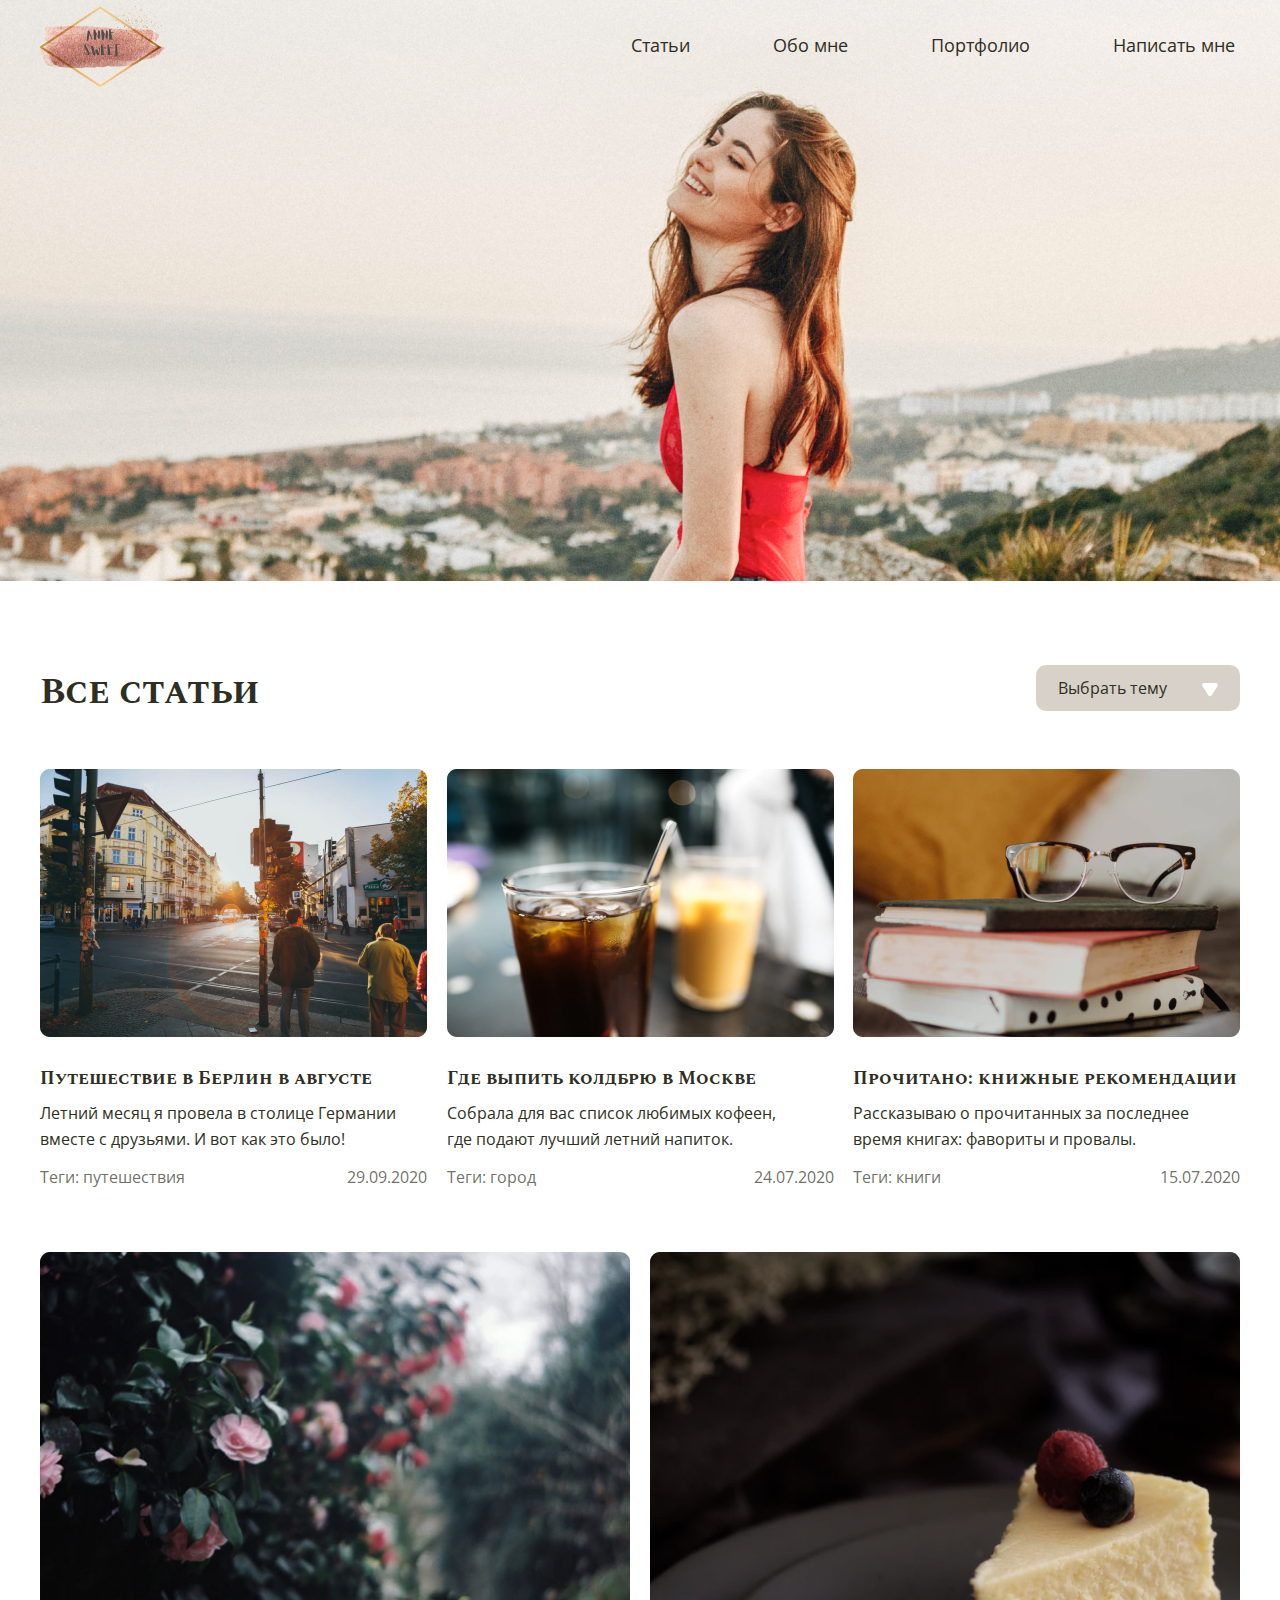
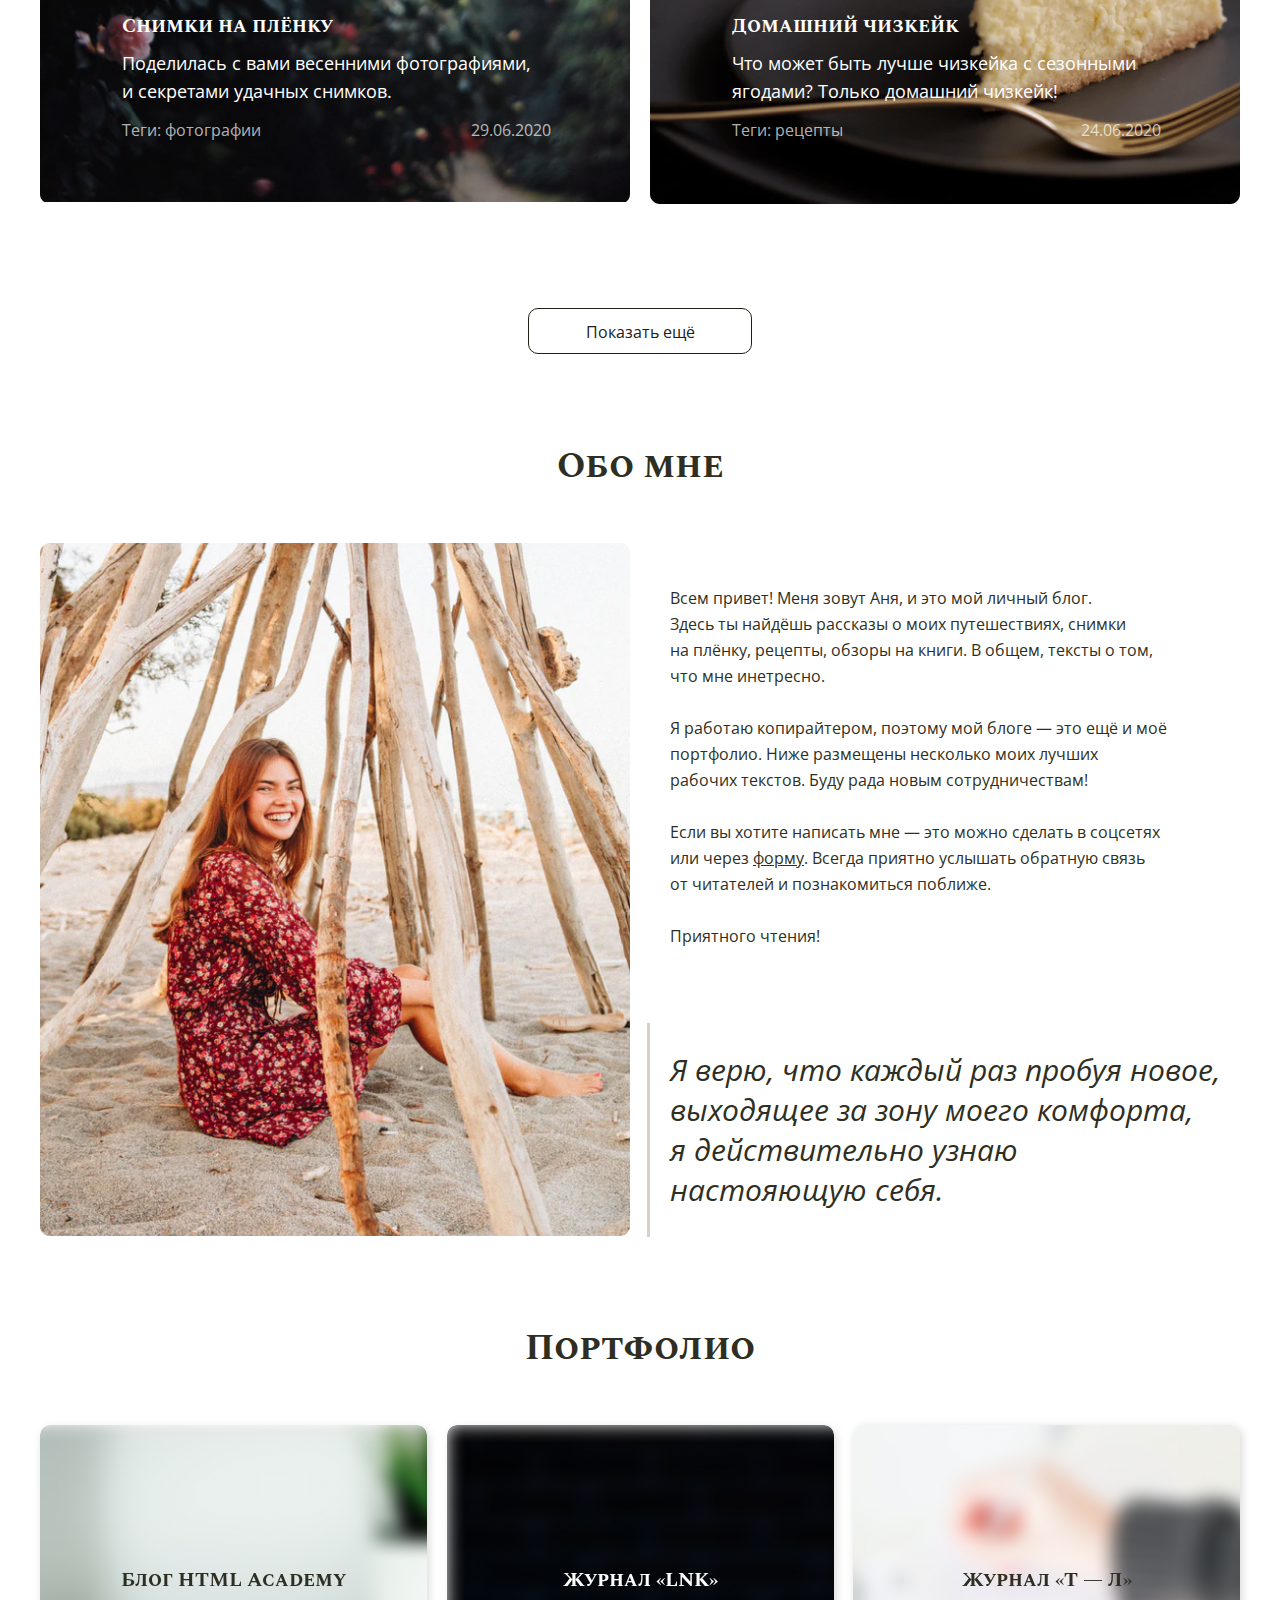
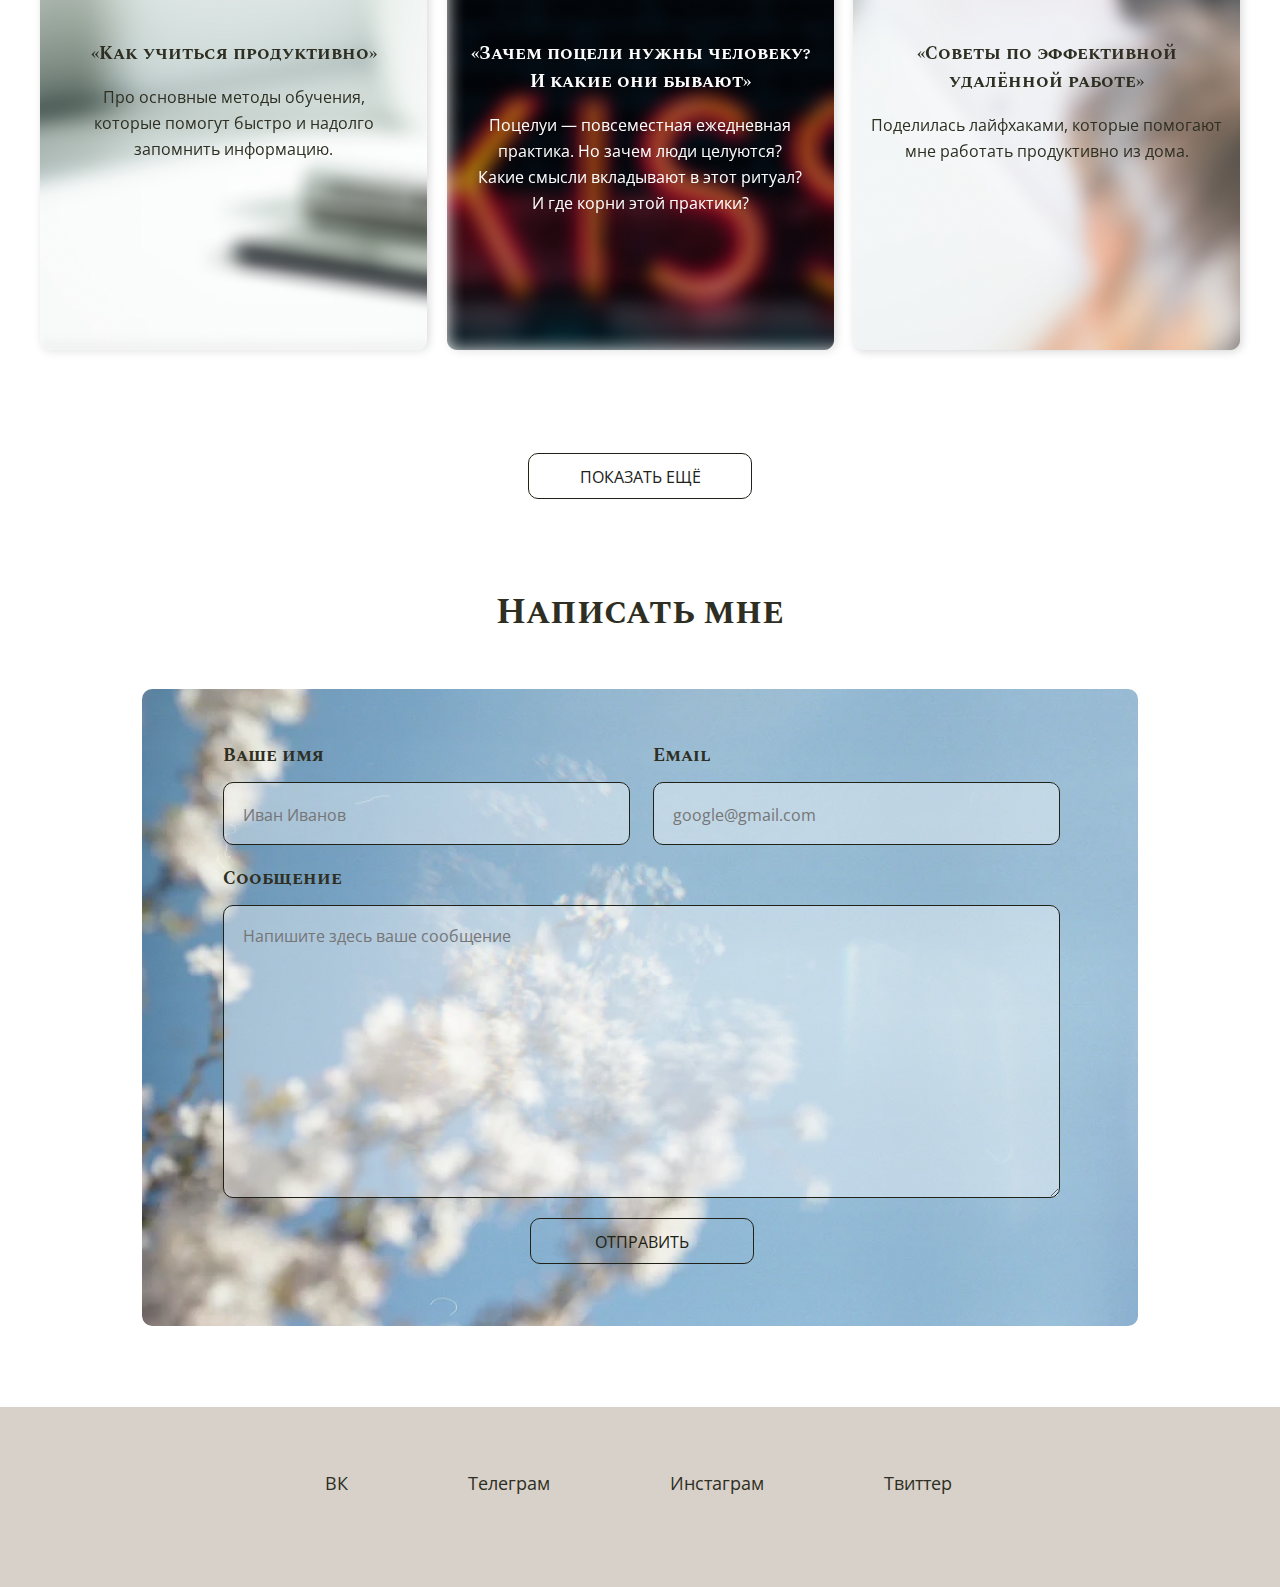
<file: index.html>
<!DOCTYPE html>
<html lang="ru">
<head>
	<meta charset="UTF-8">
	<meta name="viewport" content="width=device-width, initial-scale=1.0">
	<link rel="stylesheet" href="style/normalize.css">
	<link href="https://fonts.googleapis.com/css2?family=Spectral+SC:wght@700&display=swap" rel="stylesheet">
	<link href="https://fonts.googleapis.com/css2?family=Open+Sans:ital,wght@0,400;0,700;1,400&display=swap" rel="stylesheet">
	<link rel="stylesheet" href="style/style.css">
	<title>Личный блог</title>
</head>
<body>
	<header class="main-header">
		<div class="container">
			<nav class="main-header-nav">
				<a href="index.html" class="main-header-logo">
					<!-- <spav class="visually-hidden">Обновить страницу</spav> -->
					<img src="img/logo.svg" width="130" height="82">
				</a>

				<ul class="site-nav">
					<li class="site-nav-item">
						<a href="#" class="site-nav-link">Статьи</a>
					</li>
					<li class="site-nav-item">
						<a href="#" class="site-nav-link">Обо мне</a>
					</li>
					<li class="site-nav-item">
						<a href="#" class="site-nav-link">Портфолио</a>
					</li>
					<li class="site-nav-item">
						<a href="#" class="site-nav-link">Написать мне</a>
					</li>
				</ul>
			</nav>
		</div>
	</header>

	<main>
		<section class="articles">
			<div class="container">
				<div class="articles-header-wrapper">
					<h2 class="section-title">Все статьи</h2>
					
					<div class="sort-wrapper">
						<label class="sort-title" for="filter-sort-article">Выбрать тему</label>
						
						<button class="button-arrow" type="button">
							<span class="visually-hidden">Открыть/закрыть список сортировки</span>
						</button>						
						<ul class="sort-articles-list" id="filter-sort-article">
							<li class="sort-articles-item"><a href="#">Город</a></li>
							<li class="sort-articles-item"><a href="#">Книги</a></li>
							<li class="sort-articles-item"><a href="#">Путешествия</a></li>
							<li class="sort-articles-item"><a href="#">Рецепты</a></li>
							<li class="sort-articles-item"><a href="#">Фотографии</a></li>
						</ul>
					</div>
				</div>
				
				<ul class="articles-list">
					<li class="articles-item articles-item-small">
						<h3 class="articles-item-title">Путешествие в Берлин в августе </h3>
						<p class="articles-item-image">
							<img src="img/article-1.jpg" alt="Улицы берлина" width="387" height="268">
						</p>
						<p class="articles-item-text">
							Летний месяц я провела в столице Германии вместе с друзьями. И вот как это было!
						</p>
						<div class="articles-bottom-wrapper">
							<p class="articles-item-tags">Теги: путешествия</p>
							<time class="articles-publication-time" datetime="2020-09-29">29.09.2020</time>
						</div>
					</li>
					<li class="articles-item articles-item-small">
						<h3 class="articles-item-title">Где выпить колдбрю в Москве</h3>
						<p class="articles-item-image">
							<img src="img/article-2.jpg" alt="Охлаждающие напитки" width="387" height="268">
						</p>
						<p class="articles-item-text">
							Собрала для вас список любимых кофеен, <br>
							где подают лучший летний напиток.
						</p>
						<div class="articles-bottom-wrapper">
							<p class="articles-item-tags">Теги: город</p>
							<time class="articles-publication-time" datetime="2020-07-24">24.07.2020</time>
						</div>
					</li>
					<li class="articles-item articles-item-small">
						<h3 class="articles-item-title">Прочитано: книжные рекомендации</h3>
						<p class="articles-item-image">
							<img src="img/article-3.jpg" alt="Стопка книг" width="387" height="268">
						</p>
						<p class="articles-item-text">
							Рассказываю о прочитанных за последнее 
							время книгах: фавориты и провалы.
						</p>
						<div class="articles-bottom-wrapper">
							<p class="articles-item-tags">Теги: книги</p>
							<time class="articles-publication-time" datetime="2020-07-15">15.07.2020</time>
						</div>
					</li>
					<li class="articles-item articles-item-big">
						<h3 class="articles-item-title">Снимки на плёнку</h3>
						<p class="articles-item-image">
							<img src="img/article-4.jpg" alt="Живописный сад" width="590" height="552">
						</p>
						<p class="articles-item-text">
							Поделилась с вами весенними фотографиями, <br>
							и секретами удачных снимков.
						</p>
						<div class="articles-bottom-wrapper">
							<p class="articles-item-tags">Теги: фотографии</p>
							<time class="articles-publication-time" datetime="2020-06-29">29.06.2020</time>
						</div>
					</li>
					<li class="articles-item articles-item-big">
						<h3 class="articles-item-title">Домашний чизкейк</h3>
						<p class="articles-item-image">
							<img src="img/article-5.jpg" alt="Аппетитный домашний чизкейк" width="590" height="552">
						</p>
						<p class="articles-item-text">
							Что может быть лучше чизкейка с сезонными
							ягодами? Только домашний чизкейк!
						</p>
						<div class="articles-bottom-wrapper">
							<p class="articles-item-tags">Теги: рецепты</p>
							<time class="articles-publication-time" datetime="2020-06-24">24.06.2020</time>
						</div>
					</li>
				</ul>
				
				<a href="articles.html" class="button button-more">Показать ещё</a>
			</div>
		</section>

		<section class="author">
			<div class="container">
				<h2 class="section-title">Обо мне</h2>
				
				<div class="author-column-left">
					<p class="author-photo">
						<img src="img/author-photo.jpg" alt="Фото автора блога" width="590" height="693">
					</p>
				</div>
				
				<div class="author-column-right">

					<div class="author-text-wrapper">
						<p class="author-text">
							Всем привет! Меня зовут Аня, и это мой личный блог. <br>
							Здесь ты найдёшь рассказы о моих путешествиях, снимки <br>
							на плёнку, рецепты, обзоры на книги. В общем, тексты о том,
							что мне инетресно.
						</p>
						
						<p class="author-text">
							Я работаю копирайтером, поэтому мой блоге — это ещё и моё
							портфолио. Ниже размещены несколько моих лучших
							рабочих текстов. Буду рада новым сотрудничествам!
						</p>
						
						<p class="author-text">
							Если вы хотите написать мне — это можно сделать в соцсетях
							или через <a href="#" class="to-form">форму</a>. Всегда приятно услышать обратную связь <br>
							от читателей и познакомиться поближе.
						</p>
						
						<p class="author-text">Приятного чтения!</p>
					</div>

					
					<p class="author-slogan">
						Я верю, что каждый раз пробуя новое,
						выходящее за зону моего комфорта, <br>
						я действительно узнаю настояющую
						себя. 
					</p>
				</div>
			</div>
		</section>

		<!-- Портфолио -->
		<section class="portfolio">
			<div class="container">
				<h2 class="section-title">Портфолио</h2>
				
				<ul class="portfolio-list">
					<li class="portfolio-item">
						<h3 class="portfolio-item-title">Блог HTML Academy</h3>
						<h4 class="portfolio-item-subtitle">«Как учиться продуктивно»</h4>
						<p class="portfolio-intro-text">
							Про основные методы обучения, <br>
							которые помогут быстро и надолго
							запомнить информацию.
						</p>
					</li>
					<li class="portfolio-item portfolio-item-light">
						<h3 class="portfolio-item-title">Журнал «LNK»</h3>
						<h4 class="portfolio-item-subtitle">«Зачем поцели нужны человеку? <br> И какие они бывают»</h4>
						<p class="portfolio-intro-text">
							Поцелуи — повсеместная ежедневная
							практика. Но зачем люди целуются? <br>
							Какие смысли вкладывают в этот ритуал? <br>	
							И где корни этой практики?
						</p>
					</li>
					<li class="portfolio-item">
						<h3 class="portfolio-item-title">Журнал «Т — Л»</h3>
						<h4 class="portfolio-item-subtitle">«Советы по эффективной удалённой работе»</h4>
						<p class="portfolio-intro-text">
							Поделилась лайфхаками, которые помогают
							мне работать продуктивно из дома. 
						</p>
					</li>
				</ul>
				
				<a href="portfolio.html" class="button button-more">Показать ещё</a>
			</div>
		</section>

		<!-- Написать мне -->
		<section class="appointment">
			<div class="container">
				<h2 class="section-title">Написать мне</h2>
				
				<form action="#" method="post" class="appointment-form">
					<p class="appointment-item">
						<label for="username-field">Ваше имя</label>
						<input type="text" name="username" id="username-field" placeholder="Иван Иванов">
					</p>
					<p class="appointment-item">
						<label for="email-field">Email</label>
						<input type="email" name="email" id="email-field" placeholder="google@gmail.com">
					</p>
					<p class="appointment-item">
						<label for="message-field">Сообщение</label>
						<textarea name="message" id="message-field" cols="30" rows="10" placeholder="Напишите здесь ваше сообщение"></textarea>
					</p>

					<button class="button" type="submit">Отправить</button>
				</form>
			</div>
		</section>
	</main>

	<footer class="main-footer">
		<div class="container">
			<section class="social">
				<h2 class="visually-hidden">Мои соц. сети</h2>

				<ul class="social-list">
					<li class="social-item"><a href="#" class="social-link">ВК</a></li>
					<li class="social-item"><a href="#" class="social-link">Телеграм</a></li>
					<li class="social-item"><a href="#" class="social-link">Инстаграм</a></li>
					<li class="social-item"><a href="#" class="social-link">Твиттер</a></li>
				</ul>
			</section>
		</div>
	</footer>
</body>
</html>
</file>
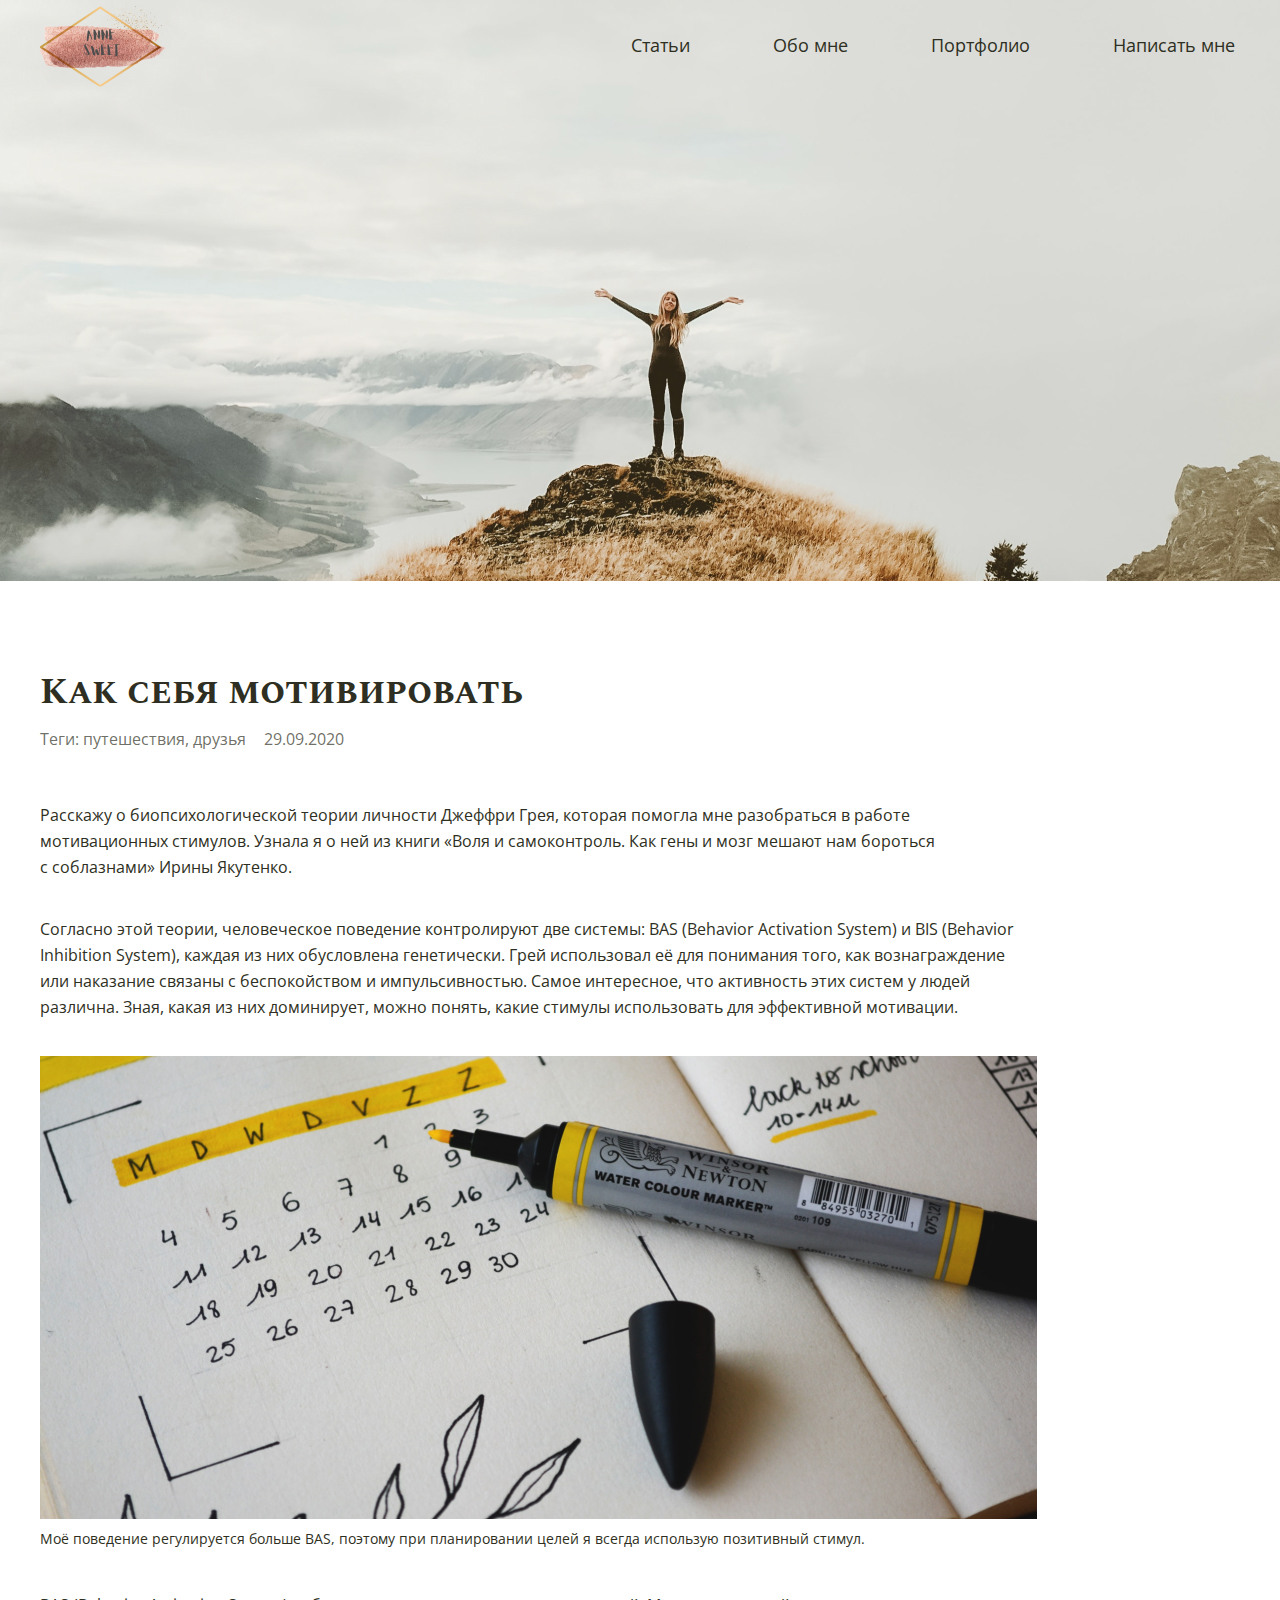
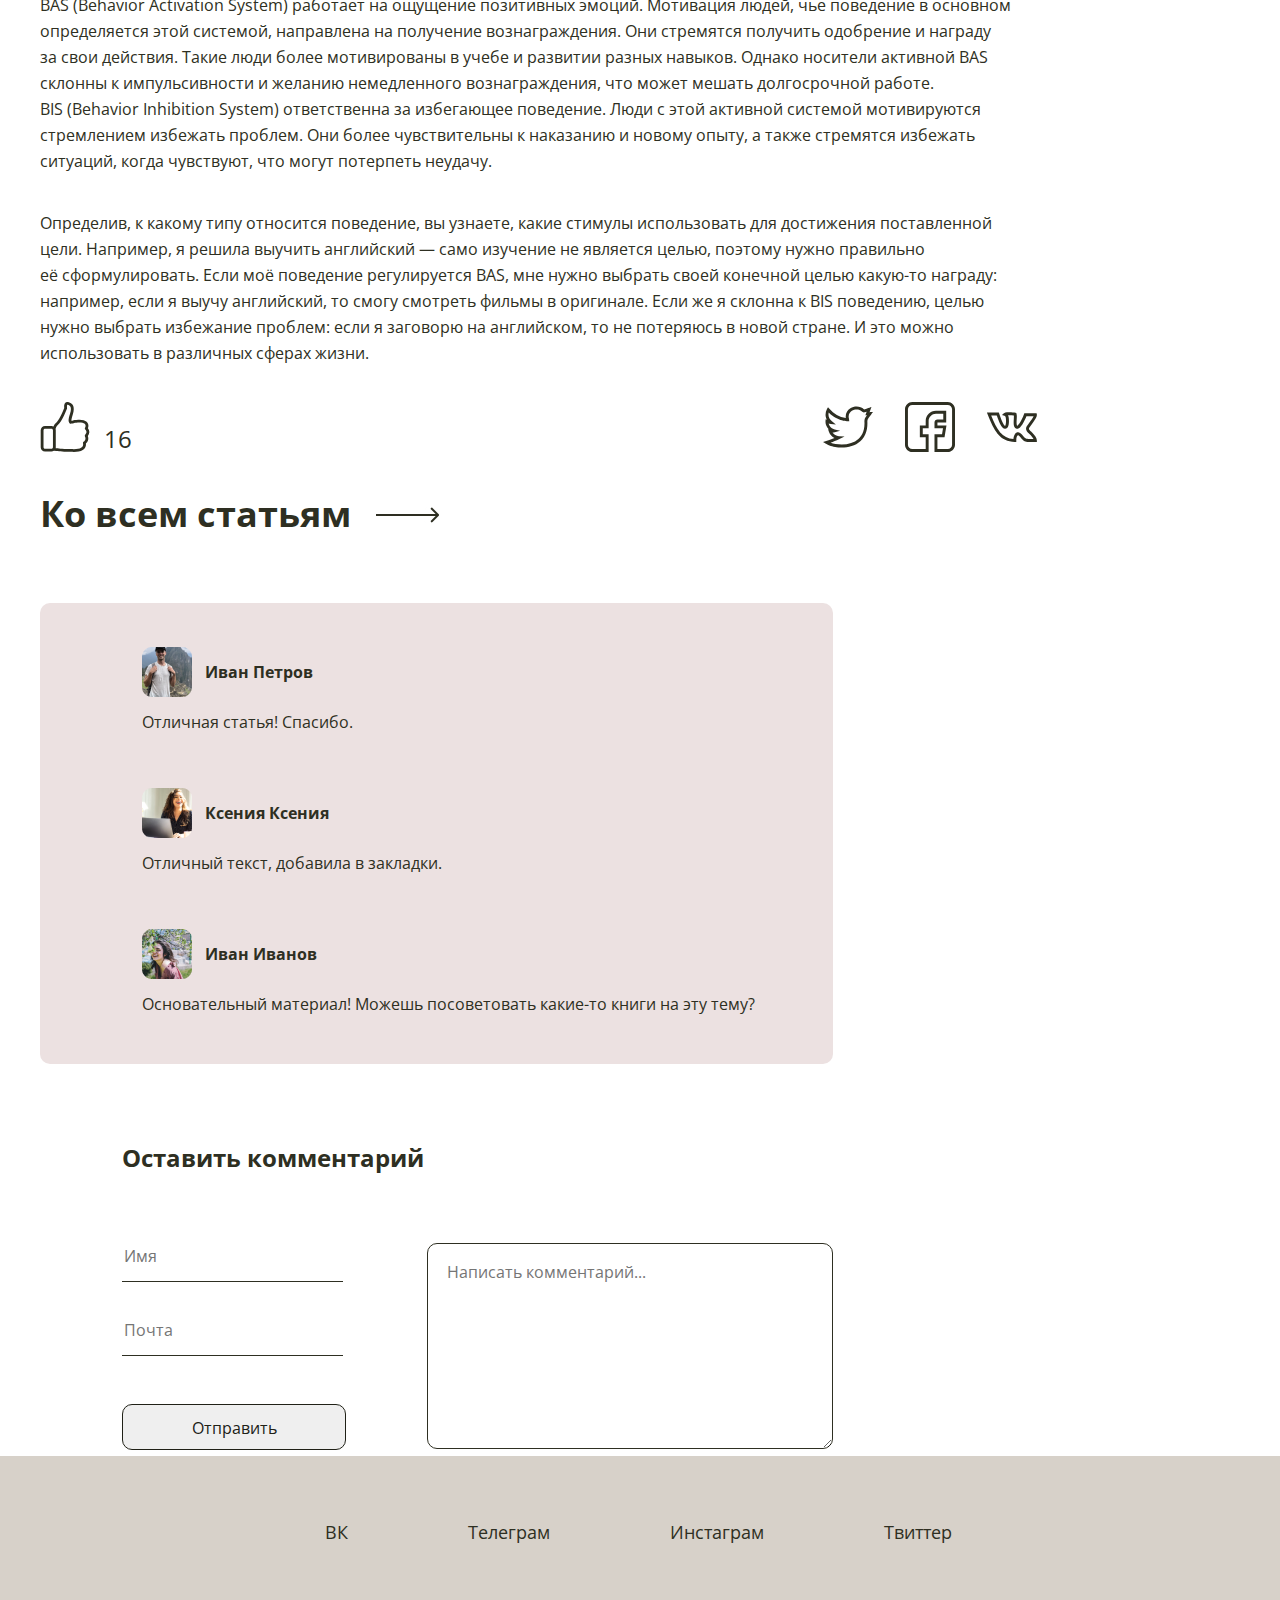
<file: article.html>
<!DOCTYPE html>
<html lang="ru">
<head>
	<meta charset="UTF-8">
	<meta name="viewport" content="width=device-width, initial-scale=1.0">
	<link rel="stylesheet" href="style/normalize.css">
	<link href="https://fonts.googleapis.com/css2?family=Spectral+SC:wght@700&display=swap" rel="stylesheet">
	<link href="https://fonts.googleapis.com/css2?family=Open+Sans:ital,wght@0,400;0,700;1,400&display=swap" rel="stylesheet">
	<link rel="stylesheet" href="style/style.css">
	<title>Статья</title>
</head>
<body class="inner-page">
	<!-- Header -->
	<header class="main-header">
		<div class="container">
			<nav class="main-header-nav">
				<a href="index.html" class="main-header-logo">
					<!-- <spav class="visually-hidden">Обновить страницу</spav> -->
					<img src="img/logo.svg" width="130" height="82">
				</a>

				<ul class="site-nav">
					<li class="site-nav-item">
						<a href="#" class="site-nav-link">Статьи</a>
					</li>
					<li class="site-nav-item">
						<a href="#" class="site-nav-link">Обо мне</a>
					</li>
					<li class="site-nav-item">
						<a href="#" class="site-nav-link">Портфолио</a>
					</li>
					<li class="site-nav-item">
						<a href="#" class="site-nav-link">Написать мне</a>
					</li>
				</ul>
			</nav>
		</div>
	</header>

	<!-- Content -->
	<main>
		<div class="container">
			<article class="article">
				<div class="article-wrapper">
					<header class="article-header">
						<h1 class="section-title">Как себя мотивировать</h1>
						<div class="article-header-wrapper">
							<p class="article-tags articles-item-tags">Теги: путешествия, друзья</p>
							<time class="article-publication-time articles-publication-time" datetime="2020-09-29">29.09.2020</time>
						</div>
					</header>
					
					<p class="article-text">
						Расскажу о биопсихологической теории личности Джеффри Грея, которая помогла мне разобраться в работе <br> мотивационных стимулов. Узнала я о ней из книги «Воля и самоконтроль. Как гены и мозг мешают нам бороться <br>
						с соблазнами» Ирины Якутенко.
					</p>
					<p class="article-text">
						Согласно этой теории, человеческое поведение контролируют две системы: BAS (Behavior Activation System) и BIS (Behavior Inhibition System), каждая из них обусловлена генетически. Грей использовал её для понимания того, как вознаграждение <br> или наказание связаны с беспокойством и импульсивностью. Самое интересное, что активность этих систем у людей различна. Зная, какая из них доминирует, можно понять, какие стимулы использовать для эффективной мотивации.
					</p>
					
					<figure class="article-image">
						<img src="img/article-photo.jpg" width="997" height="463" alt="Ежедневник">
						<figcaption>Моё поведение регулируется больше BAS, поэтому при планировании целей я всегда использую позитивный стимул.</figcaption>
					</figure>
					
					<p class="article-text">
						BAS (Behavior Activation System) работает на ощущение позитивных эмоций. Мотивация людей, чье поведение в основном определяется этой системой, направлена на получение вознаграждения. Они стремятся получить одобрение и награду <br>
						за свои действия. Такие люди более мотивированы в учебе и развитии разных навыков. Однако носители активной BAS склонны к импульсивности и желанию немедленного вознаграждения, что может мешать долгосрочной работе. <br>
						BIS (Behavior Inhibition System) ответственна за избегающее поведение. Люди с этой активной системой мотивируются стремлением избежать проблем. Они более чувствительны к наказанию и новому опыту, а также стремятся избежать ситуаций, когда чувствуют, что могут потерпеть неудачу.
					</p>
					<p class="article-text">
						Определив, к какому типу относится поведение, вы узнаете, какие стимулы использовать для достижения поставленной <br> цели. Например, я решила выучить английский — само изучение не является целью, поэтому нужно правильно <br>
						её сформулировать. Если моё поведение регулируется BAS, мне нужно выбрать своей конечной целью какую-то награду: например, если я выучу английский, то смогу смотреть фильмы в оригинале. Если же я склонна к BIS поведению, целью нужно выбрать избежание проблем: если я заговорю на английском, то не потеряюсь в новой стране. И это можно использовать в различных сферах жизни.
					</p>

					<footer class="article-footer">
						<div class="article-likes-wrapper">
							<button class="likes-button" type="button">
								<span class="visually-hidden">Нравится/Не нравится</span>
							</button>

							<p class="likes">
								<span class="visually-hidden">Понравилось: </span>
								<span class="likes-number">16</span>
							</p>
						</div>

						<ul class="article-social-list">
							<li class="article-social-item">
								<a href="#"><span class="visually-hidden">Твиттер</span></a>
							</li>
							<li class="article-social-item">
								<a href="#"><span class="visually-hidden">Фейсбук</span></a>
							</li>
							<li class="article-social-item">
								<a href="#"><span class="visually-hidden">Вконтакте</span></a>
							</li>
						</ul>
						<a href="#" class="to-all-articles">Ко всем статьям</a>
					</footer>
					
					<section class="comments">
						<h2 class="visually-hidden">Комментарии</h2>

						<ul class="comments-list">
							<li class="comments-item">
								<img src="img/comment-1.png" alt="Иван Петров" width="50" height="50">
								<blockquote>
									<cite>Иван Петров</cite>
									<p>Отличная статья! Спасибо.</p>
								</blockquote>
							</li>
							<li class="comments-item">
								<img src="img/comment-2.png" alt="Ксения Ксения" width="50" height="50">
								<blockquote>
									<cite>Ксения Ксения</cite>
									<p>Отличный текст, добавила в закладки.</p>
								</blockquote>
							</li>
							<li class="comments-item">
								<img src="img/comment-3.png" alt="Иван Иванов" width="50" height="50">
								<blockquote>
									<cite>Иван Иванов</cite>
									<p>
										Основательный материал! Можешь посоветовать какие-то книги на эту тему?
									</p>
								</blockquote>
							</li>
						</ul>
					</section>
					
					<section class="comment-on">
						<h2 class="comment-on-title">Оставить комментарий</h2>

						<form action="#" method="post" class="comment-form">
							<div class="comment-on-column-left">
								<p class="comment-on-item">
									<label class="visually-hidden" for="username-field">Имя</label>
									<input class="author-field" type="text" name="username" id="username-field" placeholder="Имя">
								</p>
								<p class="comment-on-item">
									<label class="visually-hidden" for="email-field">Почта</label>
									<input type="email" name="email" id="email-field" placeholder="Почта">
								</p>
							</div>
							<p class="comment-on-item">
								<label for="message-field" class="visually-hidden">Ваше сообщение</label>
								<textarea class="comment-field" name="message" id="message-field" placeholder="Написать комментарий..."></textarea>
							</p>
							<button class="button" type="submit">Отправить</button>
						</form>
					</section>
				</div>
			</article>
		</div>
	</main>

	<!-- Footer  -->
	<footer class="main-footer">
		<div class="container">
			<section class="social">
				<h2 class="visually-hidden">Мои соц. сети</h2>

				<ul class="social-list">
					<li class="social-item"><a href="#" class="social-link">ВК</a></li>
					<li class="social-item"><a href="#" class="social-link">Телеграм</a></li>
					<li class="social-item"><a href="#" class="social-link">Инстаграм</a></li>
					<li class="social-item"><a href="#" class="social-link">Твиттер</a></li>
				</ul>
			</section>
		</div>
	</footer>

	<script src="script/likes.js"></script>
	<script src="script/comments.js"></script>

</body>
</html>
</file>
<file: style/style.css>
:root {
	--basic-white: #ffffff;
	--basic-white-lighter: rgba(255, 255, 255, 0.7);
	--basic-color: #2e2f22;
	--basic-color-lighter: rgba(46, 47, 34, 0.7);
	--basic-button-color: #202117;
	--light-gray: #d7d1c9;
}

body {
	min-width: 1220px;
	margin: 0;
	padding: 0;

	font-family: 'Open Sans', sans-serif;
	font-size: 16px;
	line-height: 26px;
	font-weight: 400;
	color: var(--basic-color);

	background-image: url("../img/index-background.jpg");
	background-position: -45px 0;
	/*background-position: 0 0;*/
	background-repeat: no-repeat;
}

a {
	text-decoration: none;
}

img {
	max-width: 100%;
	height: auto;
}

.container {
	width: 1200px;
	margin: 0 auto;
	padding: 0 10px;

}

.visually-hidden:not(:focus):not(:active) {
	position: absolute;
	width: 1px;
	height: 1px;
	margin: -1px;
	border: 0;
	padding: 0;
	white-space: nowrap;
	clip-path: inset(100%);
	clip: rect(0 0 0 0);
	overflow: hidden;
}

/* List */

.site-nav,
.sort-articles-list,
.articles-list,
.portfolio-list,
.social-list,
.article-social-list,
.comments-list {
	margin: 0;
	padding: 0;

	list-style: none;
}

/* Buttons */

.button {
	width: 184px;
	display: block;

	padding: 12px 20px;
	padding-bottom: 10px;
	padding-right: 19px;
	padding-left: 19px;

	line-height: 22px;
	text-align: center;
	color: var(--basic-button-color);

	border: 1px solid var(--basic-button-color);
	border-radius: 10px;
	cursor: pointer;
}

/* Main header */

.main-header {
	padding-top: 4px;
	margin-bottom: 579px;
}

.main-header-nav {
	display: flex;
	flex-wrap: wrap;
	justify-content: space-between;
}

.main-header-logo {	
	width: 130px;
	height: 82px;
}

.site-nav {
	display: flex;
	flex-wrap: wrap;

	width: 609px;
	margin-top: 29px;

}

.site-nav li {
	margin-right: 83px;
}

.site-nav li:nth-child(4n) {
	margin-right: 0;
}

.site-nav a {
	font-size: 18px;
	line-height: 25px;
	color: var(--basic-color);
}

/* Articles */

.articles {
	margin-bottom: 85px;
}

.articles-header-wrapper {
	display: flex;
	flex-wrap: wrap;
	justify-content: space-between;
	align-items: flex-start;

	margin-bottom: 49px;
}

.section-title {
	margin: 0;

	font-family: 'Spectral SC', serif;
	font-weight: bold;
	font-size: 36px;
	line-height: 55px;
	/*text-transform: uppercase;*/
}

.articles .section-title {
	width: 590px;
}

/* Sorting */

.sort-wrapper {
	position: relative;

	display: flex;
	justify-content: space-between;

	width: 163px;
	padding-top: 12px;
	padding-right: 19px;
	padding-bottom: 12px;
	padding-left: 22px;

	background-color: var(--light-gray);
	border-radius: 10px;
}

.sort-title {
	line-height: 22px;
}

.button-arrow {
	width: 22px;
	height: 20px;

	background-image: url("../img/arrow-bottom.svg");
	background-repeat: no-repeat;
	background-position: 3px 6px;
	background-color: transparent;
	border: none;
	cursor: pointer;
}

.sort-articles-list {
	position: absolute;
	top: 0;
	left: 0;

	display: none;
	width: 203px;

	background-color: var(--light-gray);
	border-radius: 10px;
}

.sort-articles-list a {
	line-height: 22px;
	color: var(--basic-color);
}

.sort-articles-list li {
	padding-left: 20px;
	padding-right: 20px;
	padding-top: 5px;
	padding-bottom: 5px;
}

.sort-articles-list li:first-child {
	padding-top: 12;
}

.sort-articles-list li:last-child {
	padding-bottom: 12px;
}

/* Articles List */

.articles-list {
	display: flex;
	flex-wrap: wrap;
	margin-right: -20px;
}

.articles-item {
	display: flex;
	flex-wrap: wrap;

	width: 387px;
	margin-bottom: 62px;
	margin-right: 19.5px;

}

.articles-item-big {
	position: relative;

	width: 429px;
	margin-right: 20px;
	padding-left: 82px;
	padding-right: 79px;
	padding-top: 359px;
	padding-bottom: 61px;
}

.articles-item-title {
	margin: 0;
	margin-bottom: 8px;

	font-family: 'Spectral SC', serif;
	font-weight: 700;
	font-size: 18px;
	line-height: 27px;
}

.articles-item-big .articles-item-title {
	font-size: 20px;
	line-height: 30px;
	color: var(--basic-white);
}

.articles-item-image {
	order: -1;
	margin: 0;
	margin-bottom: 21px;
}

.articles-item-big .articles-item-image {
	position: absolute;
	left: 0;
	top: 0;
	z-index: -1;
}

.articles-item-text {
	margin: 0;
	margin-bottom: 12px;
}

.articles-item-big .articles-item-text {
	font-size: 18px;
	line-height: 28px;
	color: var(--basic-white);
}

.articles-bottom-wrapper {
	display: flex;
	flex-wrap: wrap;
	justify-content: space-between;
	width: 100%;
}

.articles-item-tags {
	margin: 0;
	/*margin-right: 150px;*/

	color: var(--basic-color-lighter);
}

.articles-publication-time {
	color: var(--basic-color-lighter);
}

.articles-item-big .articles-item-tags,
.articles-item-big .articles-publication-time {
	color: var(--basic-white-lighter);
}

.articles .button {
	margin-top: 42px;
	margin-left: auto;
	margin-right: auto;
}

/* Author */

.author {
	margin-bottom: 84px;
}

.author .container {
	display: flex;
	flex-wrap: wrap;
	justify-content: space-between;
}

.author-column-left {
	width: 590px;
}

.author-column-right {
	width: 570px;
	padding-top: 42px;
}

.author .section-title {
	width: 100%;
	margin-bottom: 49px;

	text-align: center;

}

.author-photo {
	width: 590px;
	height: 693px;
	margin: 0;
}

.author-text-wrapper {
	width: 497px;
	/*margin-bottom: 71px;*/
	margin-bottom: 73px;
}

.author a {
	text-decoration: underline;
	color: var(--basic-color);
}

.author-text {
	margin: 0;
	margin-bottom: 26px;
}

.author-text:nth-child(3) {
	/*margin-bottom: 40px;*/
}

.author-text:last-child {
	margin-bottom: 0;
}

.author-slogan {
	position: relative;

	width: 550px;
	margin: 0;
	padding-top: 27px;
	padding-bottom: 27px;

	font-size: 30px;
	line-height: 40px;
	font-style: italic;

	border-top: 1px solid transparent;
}

.author-slogan::before {
	content: '';
	position: absolute;
	left: -23px;
	top: 0;

	width: 3px;
	height: 100%;

	background-color: var(--light-gray);
}

/* Portfolio */

.portfolio {
	margin-bottom: 86px;
}

.portfolio .section-title {
	margin-bottom: 49px;

	text-align: center;
}

.portfolio-list {
	display: flex;
	flex-wrap: wrap;
	margin-right: -20px;
}

.portfolio-item {
	width: 363px;
	min-height: 390px;
	padding-left: 12px;
	padding-right: 12px;
	padding-top: 140px;
	margin-right: 19.5px;

	text-align: center;

	border-radius: 10px;
	background-repeat: no-repeat;
	background-position: 0 0;
	filter: drop-shadow(2px 2px 4px rgba(0, 0, 0, 0.15));
}

.portfolio-item:nth-child(1) {
	background-image: url("../img/portfolio-1.png");
}	

.portfolio-item:nth-child(2) {
	background-image: url("../img/portfolio-2.png");
}

.portfolio-item:nth-child(3) {
	background-image: url("../img/portfolio-3.png");
}

.portfolio-item-title,
.portfolio-item-subtitle {
	margin: 0;

	font-family: 'Spectral SC', serif;
	font-weight: 700;
	color: var(--basic-color);
}

.portfolio-item-title {
	/*margin-bottom: 44px;*/
	margin-bottom: 45px;

	font-size: 20px;
	line-height: 30px;
}

.portfolio-item-subtitle {
	/*margin-bottom: 17px;*/
	margin-bottom: 16px;

	font-size: 18px;
	line-height: 28px;
}

.portfolio-intro-text {
	margin: 0;
}

.portfolio-item-light .portfolio-item-title,
.portfolio-item-light .portfolio-item-subtitle,
.portfolio-item-light .portfolio-intro-text {
	color: var(--basic-white);
}

.portfolio .button {
	margin-top: 98px;
	margin-left: auto;
	margin-right: auto;

	text-transform: uppercase;
}

/* Appointment */

.appointment {
	margin-bottom: 81px;
}

.appointment .section-title {
	margin-bottom: 49px;

	text-align: center;
}

.appointment-form {
	display: flex;
	flex-wrap: wrap;
	justify-content: space-between;

	width: 837px;
	padding-top: 53px;
	padding-left: 81px;
	padding-right: 78px;
	padding-bottom: 62px;
	margin-left: auto;
	margin-right: auto;

	background-image: url("../img/appointment-form.jpg");
	border-radius: 10px;
}

.appointment-item {
	width: 407px;
	margin: 0;
	margin-bottom: 20px;	
}

.appointment-item:nth-child(3) {
	width: 100%;
	margin-bottom: 13px;
}

.appointment-item label {
	display: block;
	margin: 0;
	margin-bottom: 12px;

	font-family: 'Spectral SC', serif;
	font-size: 18px;
	line-height: 28px;
	font-weight: 700;
}

.appointment-item input {
	box-sizing: border-box;
	width: 100%;
	padding-top: 21px;
	padding-left: 19px;
	padding-right: 20px;
	padding-bottom: 18px;

	font-size: 16px;
	line-height: 22px;

	background-color: rgba(255, 255, 255, 0.4);
	border: 1px solid #202117;
	border-radius: 10px;
}

.appointment-item textarea {
	box-sizing: border-box;
	width: 100%;
	min-height: 293px;
	/*margin: 0;*/
	padding-top: 21px;
	padding-right: 20px;
	padding-left: 19px;
	padding-bottom: 20px;

	background-color: rgba(255, 255, 255, 0.4);
	border: 1px solid #202117;
	border-radius: 10px;
}

.appointment-form .button {
	width: 224px;
	margin-left: auto;
	margin-right: auto;

	text-transform: uppercase;

	background-color: transparent;
}

/* Inner Page */

.inner-page {
	background-image: url("../img/innder-background.jpg");
}

.inner-page .container {
	
}

.article-wrapper {
	width: 997px;
	
}

.article-header-wrapper {
	display: flex;
	flex-wrap: wrap;
}

.article-header {
	margin-bottom: 50px;
	/*margin-bottom: 40px;*/
}

.article .section-title {
	margin-bottom: 6px;
}

.inner-page .articles-item-tags {
	margin-right: 18px;
}

.article-text {
	margin: 0;
	margin-bottom: 36px;
}

.article-image {
	margin: 0;
	margin-bottom: 40px;
}

.article-image figcaption {
	font-size: 14px;
}

/* Article Footer */

.article-footer {
	display: flex;
	flex-wrap: wrap;
	justify-content: space-between;
	margin-bottom: 65px;
	/*margin-bottom: 57px;*/
}

.article-likes-wrapper {
	display: flex;
	flex-wrap: wrap;
	width: 400px;
}

.likes-button {
	display: block;
	width: 50px;
	height: 50px;
	margin-right: 14px;

	background-image: url("../img/icon-like.svg");
	background-repeat: no-repeat;
	background-position: 0 0;
	background-color: transparent;
	border: none;
	cursor: pointer;
}

.added {
	background-image: url("../img/icon-like-hover.svg");
}

.likes {
	margin: 0;
	padding-top: 24px;

	font-size: 24px;
}

.article-social-list {
	display: flex;
	flex-wrap: wrap;
	justify-content: flex-end;
	width: 516px;
}

.article-social-item {
	margin-right: 32px;
}

.article-social-item:last-child {
	margin-right: 0;
}

.article-social-list a {
	display: block;
	width: 50px;
	height: 50px;

	background-repeat: no-repeat;
	background-position: 0 0

	
}

.article-social-item:nth-child(1) a {
	background-image: url("../img/icon-tw.svg");
}

.article-social-item:nth-child(2) a {
	background-image: url("../img/icon-fb.svg");
}

.article-social-item:nth-child(3) a {
	background-image: url("../img/icon-vk.svg");
}

.to-all-articles {
	position: relative;

	padding-right: 89px;
	margin-top: 37px;
	/*margin-bottom: 65px;*/
	/*mt30px/29px*/

	font-size: 36px;
	line-height: 49px;
	font-weight: 700;
	color: var(--basic-color);
	
}

.to-all-articles::after {
	content: '';
	position: absolute;
	right: 0;
	top: 18px;

	width: 64px;
	height: 16px;

	background-image: url("../img/arrow-right.jpg");
	background-repeat: no-repeat;
	background-position: 0 0;
}

/* Comment */

.comments {
	margin-bottom: 77px;
	/*margin-bottom: 43px;*/
}

.comments-list {
	width: 641px;
	padding-top: 44px;
	padding-left: 102px;
	padding-right: 50px;
	padding-bottom: 49px;
	/*padding-bottom: 46px;*/

	border-radius: 10px;
	background-color: #ece1e1;
}

.comments-item {
	position: relative;

	padding-top: 14px;
	margin-bottom: 55px;
	/*margin-bottom: 52px;*/

	
}

.comments-item:last-child {
	margin-bottom: 0;
}

.comments-item img {
	position: absolute;
	top: 0;
	left: 0;
}

.comments-item blockquote {
	margin: 0;
}

.comments-item cite {
	display: block;
	padding-left: 63px;
	margin-bottom: 28px;
	/*margin-bottom: 22px;*/

	font-style: normal;
	line-height: 22px;
	font-weight: 700;
}

.comments-item p {
	margin: 0;

	line-height: 22px;
}

/* Comment-on */

.comment-on {
	padding-left: 82px;
}

.comment-on-title {
	margin: 0;
	margin-bottom: 69px;
	/*margin-bottom: 65px;*/
	
	font-size: 24px;
	line-height: 33px;
	font-weight: 700;
}

.comment-form {
	position: relative;

	display: flex;
	flex-wrap: wrap;
	justify-content: space-between;
	align-items: flex-start;

	width: 711px;
}

.comment-on-column-left {
	width: 224px;
}

.comment-on-item {
	margin: 0;
	margin-bottom: 35px;
}

.comment-on-column-left + .comment-on-item {
	margin-bottom: 0;
}

.comment-on-item input {
	box-sizing: border-box;
	width: 221px;
	margin: 0;
	padding-bottom: 14px;

	line-height: 22px;

	border: none;
	border-bottom: 1px solid var(--basic-color);
}

.comment-on-item input:focus {
	outline: none;
}

.comment-on-item textarea {
	min-height: 170px;
	width: 366px;
	padding: 17px 19px;
	margin: 0;

	line-height: 22px;

	border: 1px solid var(--basic-color);
	border-radius: 10px;
}

.comment-form .button {
	position: absolute;
	left: 0;
	bottom: 6px;

	width: 224px;
}


/* Main Footer */

.main-footer {
	padding-top: 62px;
	padding-bottom: 90px;

	background-color: var(--light-gray);
}

.social-list {
	display: flex;
	flex-wrap: wrap;
	padding-top: 2px;
	padding-left: 285px;
}

.social-list li {
	margin-right: 120px;
}

.social-list a {
	font-size: 18px;
	line-height: 25px;
	color: var(--basic-color);
}
</file>
